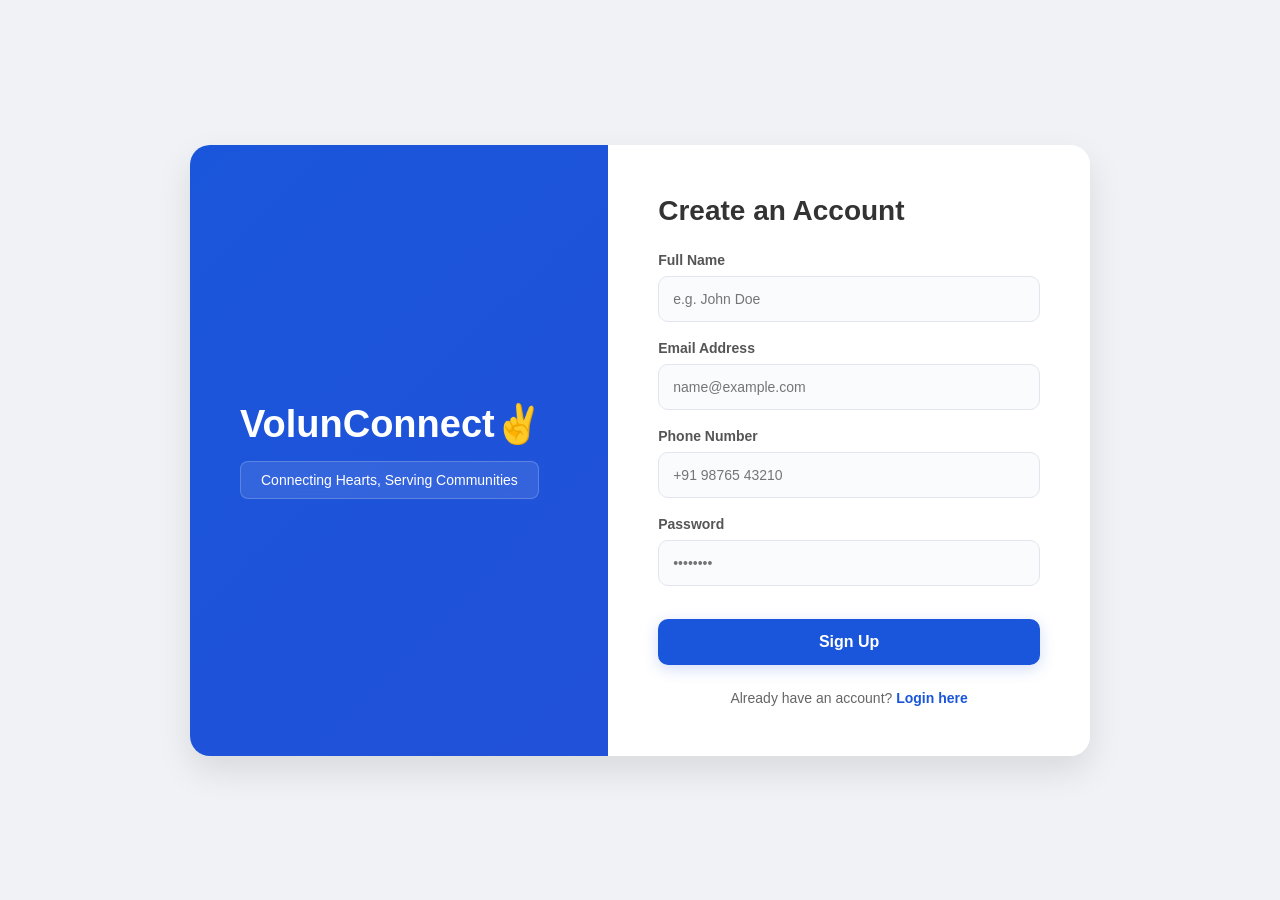
<file: backend/templates/signup.html>
<!DOCTYPE html>
<html lang="en">
<head>
    <meta charset="UTF-8">
    <meta name="viewport" content="width=device-width, initial-scale=1.0">
    <link rel="icon" type="image/png" href="/static/logo.png">
    <title>Welcome to VolunConnect</title>
    <style>
        /* Base Reset & Font */
        * { box-sizing: border-box; margin: 0; padding: 0; font-family: 'Segoe UI', Tahoma, Geneva, Verdana, sans-serif; }
        body { background: #f0f2f5; display: flex; justify-content: center; align-items: center; min-height: 100vh; padding: 20px; }
        
        /* Main Card Container */
        .container { 
            background: #fff; 
            border-radius: 20px; 
            box-shadow: 0 15px 35px rgba(0,0,0,0.1); 
            display: flex; 
            max-width: 900px; 
            width: 100%; 
            overflow: hidden; 
            position: relative;
        }

        /* Left Branding Panel */
        .left-panel { 
            background: linear-gradient(135deg, #1a56db, #2151D8); 
            color: white; 
            padding: 50px; 
            flex: 1; 
            display: flex; 
            flex-direction: column; 
            justify-content: center; 
        }
        .left-panel h1 { font-size: 38px; margin-bottom: 15px; font-weight: 800; }
        .left-panel p { font-size: 16px; opacity: 0.9; line-height: 1.6; margin-bottom: 20px;}
        .glass-badge {
            background: rgba(255, 255, 255, 0.1);
            backdrop-filter: blur(10px);
            padding: 10px 20px;
            border-radius: 8px;
            display: inline-block;
            border: 1px solid rgba(255, 255, 255, 0.2);
            font-size: 14px;
            width: fit-content;
        }

        /* Right Form Panel */
        .right-panel { padding: 50px; flex: 1.2; background: #ffffff; }
        .right-panel h2 { color: #333; margin-bottom: 25px; font-size: 28px; }
        
        /* Form Inputs */
        .form-group { margin-bottom: 18px; transition: all 0.3s ease; }
        .form-group label { display: block; margin-bottom: 8px; color: #555; font-size: 14px; font-weight: 600; }
        .form-group input { 
            width: 100%; 
            padding: 14px; 
            border: 1.5px solid #e1e5ee; 
            border-radius: 10px; 
            font-size: 14px; 
            transition: 0.3s; 
            background: #fafbfc;
        }
        .form-group input:focus { 
            border-color: #1a56db; 
            background: #fff;
            outline: none; 
            box-shadow: 0 0 0 4px rgba(26,86,219,0.1); 
        }

        /* Submit Button */
        .submit-btn { 
            background: #1a56db; 
            color: white; 
            border: none; 
            padding: 14px; 
            width: 100%; 
            border-radius: 10px; 
            font-size: 16px; 
            font-weight: bold; 
            cursor: pointer; 
            transition: 0.3s; 
            margin-top: 15px; 
            box-shadow: 0 4px 15px rgba(26,86,219,0.2);
        }
        .submit-btn:hover { background: #1545b3; transform: translateY(-2px); }

        /* Toggle Links */
        .toggle-link { text-align: center; margin-top: 25px; font-size: 14px; color: #666; }
        .toggle-link a { color: #1a56db; text-decoration: none; font-weight: bold; cursor: pointer; transition: 0.2s;}
        .toggle-link a:hover { text-decoration: underline; color: #1545b3; }
        
        .hidden { display: none; }

        /* Mobile Responsiveness */
        @media (max-width: 768px) {
            .container { flex-direction: column; }
            .left-panel { padding: 40px 30px; text-align: center; }
            .glass-badge { margin: 0 auto; }
            .right-panel { padding: 40px 30px; }
        }
    </style>
</head>
<body>

    <div class="container">
        <div class="left-panel">
            <h1>VolunConnect✌️</h1>
            <div class="glass-badge">Connecting Hearts, Serving Communities</div>
        </div>

        <div class="right-panel">
            <h2 id="form-title">Create an Account</h2>
            
            <form action="/signup" method="POST">
                
                <div class="form-group signup-only">
                    <label>Full Name</label>
                    <input type="text" name="FullName" placeholder="e.g. John Doe">
                </div>

                <div class="form-group">
                    <label>Email Address</label>
                    <input type="email" name="Username" placeholder="name@example.com" required>
                </div>

                <div class="form-group signup-only">
                    <label>Phone Number</label>
                    <input type="tel" name="Phone" placeholder="+91 98765 43210">
                </div>

                <div class="form-group">
                    <label>Password</label>
                    <input type="password" name="Password" placeholder="••••••••" required>
                </div>

                <button type="submit" class="submit-btn" id="submit-btn">Sign Up</button>

                <div class="toggle-link">
                    <span id="toggle-text">Already have an account?</span> 
                    <a href="/">Login here</a>
                </div>
            </form>
        </div>
    </div>

    <script>
        let isLogin = false; // By default, show Sign Up
        
        function toggleForm() {
            isLogin = !isLogin;
            const signupFields = document.querySelectorAll('.signup-only');
            const title = document.getElementById('form-title');
            const btn = document.getElementById('submit-btn');
            const text = document.getElementById('toggle-text');
            const action = document.getElementById('toggle-action');

            if (isLogin) {
                // Switch to Login View
                signupFields.forEach(f => f.classList.add('hidden'));
                title.innerText = "Welcome Back";
                btn.innerText = "Secure Login";
                text.innerText = "Don't have an account?";
                action.innerText = "Sign up here";
            } else {
                // Switch to Sign Up View
                signupFields.forEach(f => f.classList.remove('hidden'));
                title.innerText = "Create an Account";
                btn.innerText = "Sign Up";
                text.innerText = "Already have an account?";
                action.innerText = "Login here";
            }
        }
    </script>

</body>
</html>
</file>
